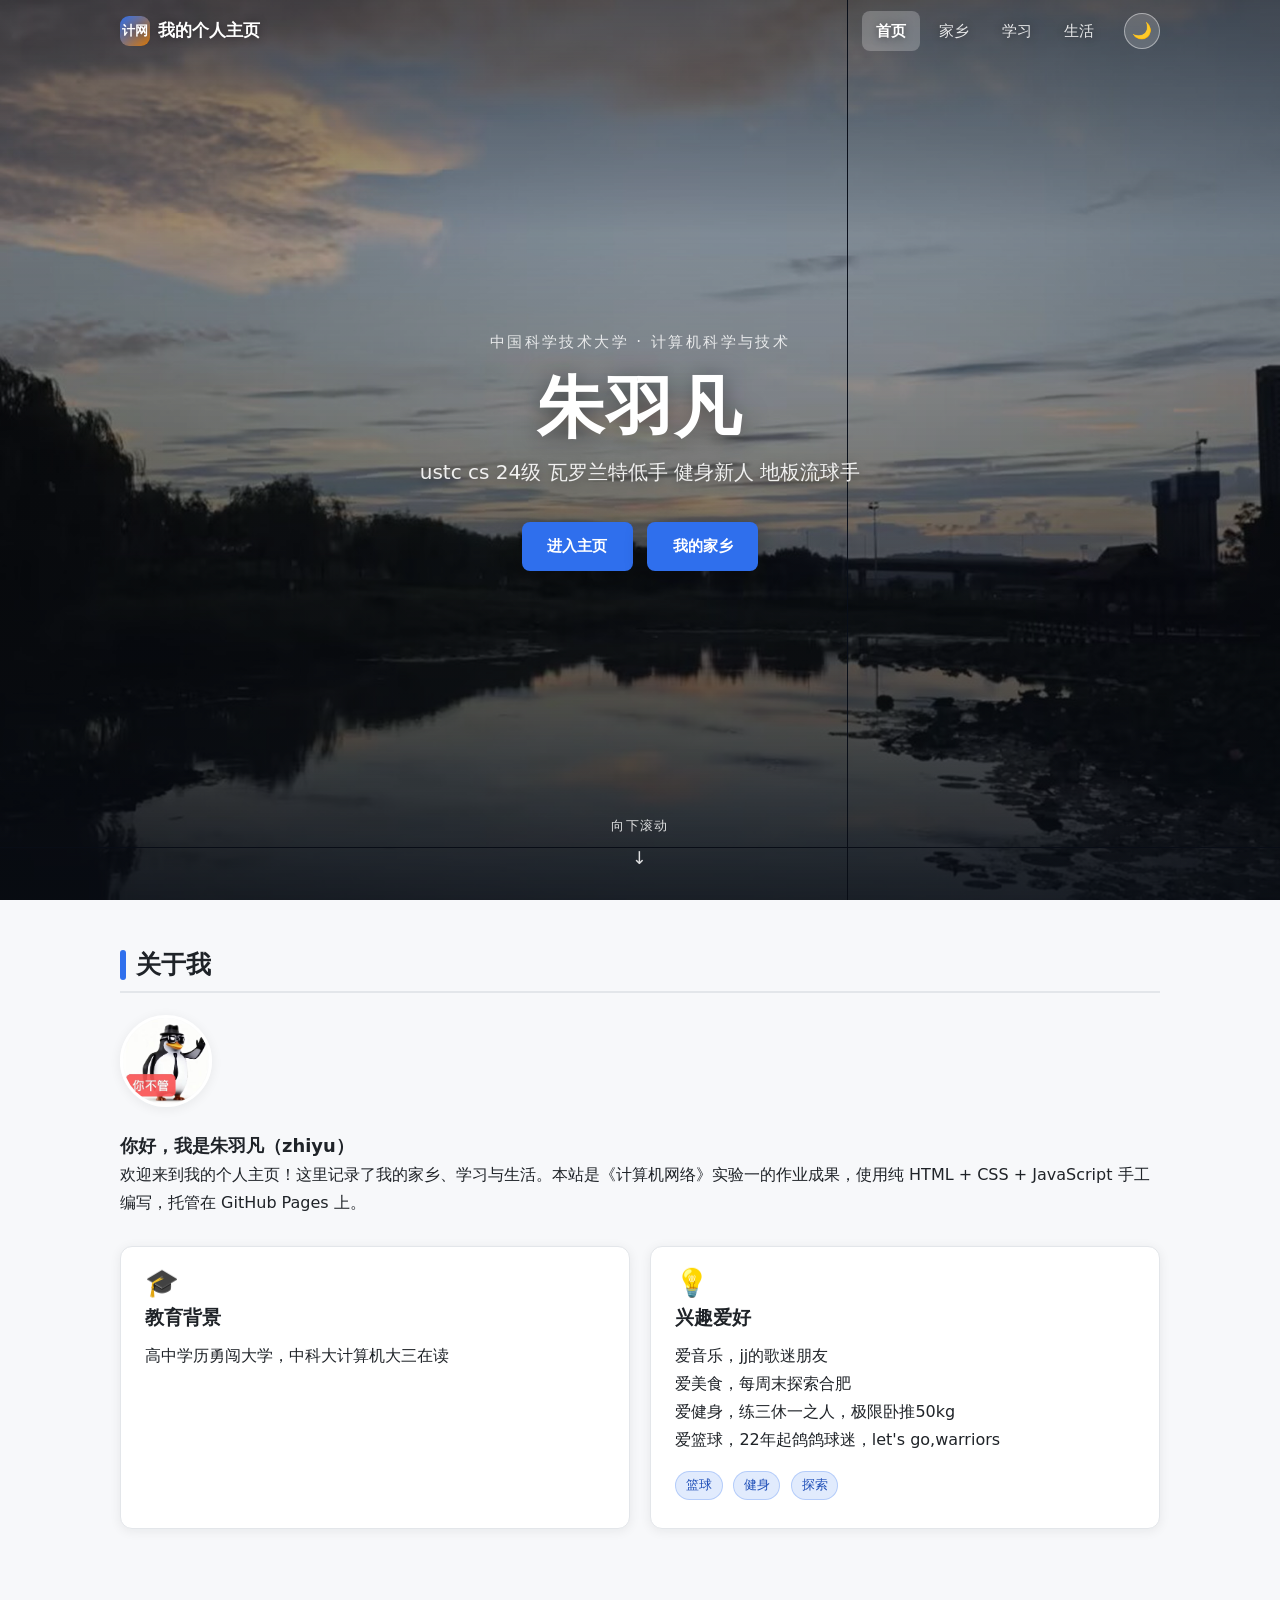
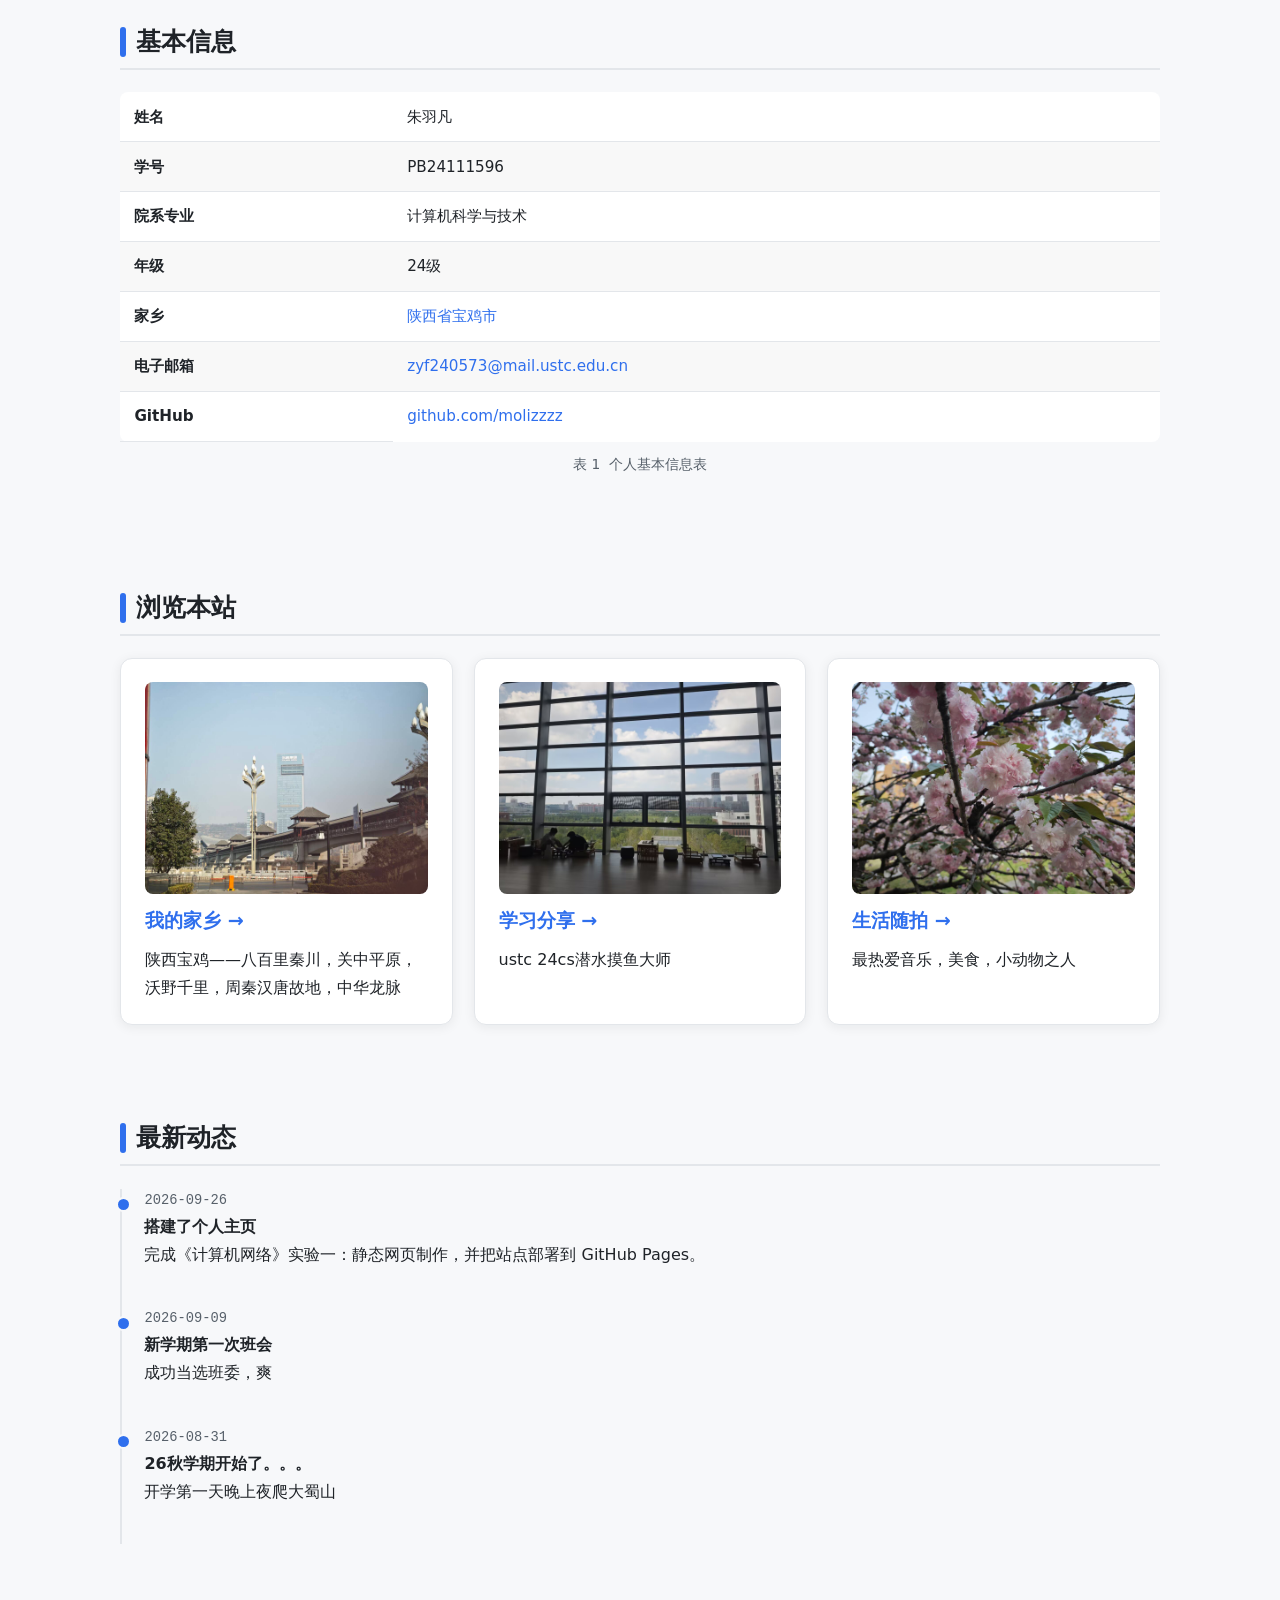
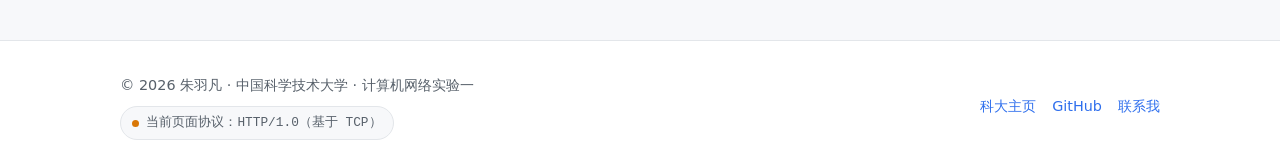
<file: index.html>
<!DOCTYPE html>
<html lang="zh-CN">
<head>
  <meta charset="UTF-8">
  <meta name="viewport" content="width=device-width, initial-scale=1.0">
  <title>首页 · 我的个人主页</title>
  <meta name="description" content="计算机网络实验一 · 静态网页制作 · 个人主页">
  <meta name="author" content="朱羽凡">

  <!-- 提前应用主题，避免页面闪烁（FOUC） -->
  <script>
    (function () {
      var t = localStorage.getItem('lab1-theme') ||
              (window.matchMedia('(prefers-color-scheme: dark)').matches ? 'dark' : 'light');
      document.documentElement.setAttribute('data-theme', t);
    })();
  </script>

  <link rel="stylesheet" href="css/style.css">
  <link rel="icon" href="images/avatar.jpg" type="image/jpeg">
</head>
<body class="has-hero">

  <!-- ===== 页头 / 导航栏（每个页面保持一致，当前页由 js 自动高亮） ===== -->
  <header class="site-header">
    <div class="container header-inner">
      <a class="logo" href="index.html">
        <span class="logo-mark">计网</span>
        <span>我的个人主页</span>
      </a>
      <nav class="site-nav" aria-label="主导航">
        <ul>
          <li><a href="index.html">首页</a></li>
          <li><a href="hometown.html">家乡</a></li>
          <li><a href="study.html">学习</a></li>
          <li><a href="life.html">生活</a></li>
        </ul>
      </nav>
      <button class="theme-toggle" type="button" aria-label="切换深色模式">🌙</button>
    </div>
  </header>

  <main>

    <!-- ===== 全屏封面：整屏照片 + 居中文字，鼠标下滑才进入正文 ===== -->
    <section class="hero-full">
      <!-- 全屏封面照片：由 images/bigbackground.jpg 裁切而成（已裁掉右下角误入的手指） -->
      <img class="hero-full-img" src="images/hero.jpg" alt="黄昏时分的湖面与晚霞" width="1920" height="1080">
      <div class="hero-full-overlay" aria-hidden="true"></div>

      <div class="hero-full-content">
        <p class="hero-eyebrow">中国科学技术大学 · 计算机科学与技术</p>
        <h1 class="hero-full-title">朱羽凡</h1>
        <p class="hero-full-sub">ustc cs 24级 瓦罗兰特低手 健身新人 地板流球手</p>
        <p class="hero-full-actions">
          <a class="btn" href="#about">进入主页</a>
          <a class="btn btn-ghost" href="hometown.html">我的家乡</a>
        </p>
      </div>

      <!-- 向下滚动提示，点击可跳到正文 -->
      <a class="scroll-hint" href="#about">
        <span>向下滚动</span>
        <span class="scroll-hint-arrow" aria-hidden="true">↓</span>
      </a>
    </section>

    <!-- ===== 关于我：三张卡片 ===== -->
    <section class="section" id="about">
      <div class="container">
        <h2 class="section-title">关于我</h2>

        <div class="about-intro">
          <img src="images/avatar.jpg" alt="我的头像" width="92" height="92">
          <div>
            <p class="about-greeting">你好，我是朱羽凡（zhiyu）</p>
            <p>欢迎来到我的个人主页！这里记录了我的家乡、学习与生活。本站是《计算机网络》实验一的作业成果，使用纯 HTML + CSS + JavaScript 手工编写，托管在 GitHub Pages 上。</p>
          </div>
        </div>

        <div class="grid">

          <article class="card">
            <div class="card-icon">🎓</div>
            <h3>教育背景</h3>
            <p>高中学历勇闯大学，中科大计算机大三在读</p>
          </article>

          <article class="card">
            <div class="card-icon">💡</div>
            <h3>兴趣爱好</h3>
            <p>爱音乐，jj的歌迷朋友<br>爱美食，每周末探索合肥<br>爱健身，练三休一之人，极限卧推50kg<br>爱篮球，22年起鸽鸽球迷，let's go,warriors</p>
            <p>
              <span class="tag">篮球</span>
              <span class="tag">健身</span>
              <span class="tag">探索</span>
            </p>
          </article>

        </div>
      </div>
    </section>

    <!-- ===== 基本信息表格（实验要求：使用表格元素） ===== -->
    <section class="section">
      <div class="container">
        <h2 class="section-title">基本信息</h2>
        <div class="table-wrap">
          <table>
            <caption>表 1&nbsp;&nbsp;个人基本信息表</caption>
            <tbody>
              <tr><th scope="row">姓名</th>          <td>朱羽凡</td></tr>
              <tr><th scope="row">学号</th>          <td>PB24111596</td></tr>
              <tr><th scope="row">院系专业</th>      <td>计算机科学与技术</td></tr>
              <tr><th scope="row">年级</th>          <td>24级</td></tr>
              <tr><th scope="row">家乡</th>          <td><a href="hometown.html">陕西省宝鸡市</a></td></tr>
              <tr><th scope="row">电子邮箱</th>      <td><a href="mailto:zyf240573@mail.ustc.edu.cn">zyf240573@mail.ustc.edu.cn</a></td></tr>
              <tr><th scope="row">GitHub</th>        <td><a href="https://github.com/molizzzz" target="_blank" rel="noopener">github.com/molizzzz</a></td></tr>
            </tbody>
          </table>
        </div>
      </div>
    </section>

    <!-- ===== 站点导航：三个子页面超链接（实验要求：三个超链接 + 图片） ===== -->
    <section class="section">
      <div class="container">
        <h2 class="section-title">浏览本站</h2>
        <div class="grid">

          <article class="card">
            <img src="images/hometown-1.jpg" alt="家乡风光" width="800" height="600" style="border-radius:8px;margin-bottom:.9rem">
            <h3><a href="hometown.html">我的家乡 →</a></h3>
            <p>陕西宝鸡——八百里秦川，关中平原，沃野千里，周秦汉唐故地，中华龙脉</p>
          </article>

          <article class="card">
            <img src="images/study-1.jpg" alt="学习分享" width="800" height="600" style="border-radius:8px;margin-bottom:.9rem">
            <h3><a href="study.html">学习分享 →</a></h3>
            <p>ustc 24cs潜水摸鱼大师</p>
          </article>

          <article class="card">
            <img src="images/life-1.jpg" alt="生活随拍" width="800" height="600" style="border-radius:8px;margin-bottom:.9rem">
            <h3><a href="life.html">生活随拍 →</a></h3>
            <p>最热爱音乐，美食，小动物之人</p>
          </article>

        </div>
      </div>
    </section>

    <!-- ===== 最新动态时间线 ===== -->
    <section class="section">
      <div class="container">
        <h2 class="section-title">最新动态</h2>
        <ul class="timeline">
          <li>
            <time datetime="2026-09-26">2026-09-26</time>
            <strong>搭建了个人主页</strong>
            <p>完成《计算机网络》实验一：静态网页制作，并把站点部署到 GitHub Pages。</p>
          </li>
          <li>
            <time datetime="2026-09-09">2026-09-09</time>
            <strong>新学期第一次班会</strong>
            <p>成功当选班委，爽</p>
          </li>
          <li>
            <time datetime="2026-08-31">2026-08-31</time>
            <strong>26秋学期开始了。。。</strong>
            <p>开学第一天晚上夜爬大蜀山</p>
          </li>
        </ul>
      </div>
    </section>

  </main>

  <!-- ===== 页脚（每个页面保持一致） ===== -->
  <footer class="site-footer">
    <div class="container footer-inner">
      <div>
        <p style="margin:0 0 .5rem">© <span class="js-year">2026</span> 朱羽凡 · 中国科学技术大学 · 计算机网络实验一</p>
        <!-- 由 js/main.js 自动填入真实协议版本 -->
        <span class="http-badge">正在检测协议版本…</span>
      </div>
      <ul class="footer-links">
        <li><a href="https://www.ustc.edu.cn/" target="_blank" rel="noopener">科大主页</a></li>
        <li><a href="https://github.com/molizzzz" target="_blank" rel="noopener">GitHub</a></li>
        <li><a href="mailto:zyf240573@mail.ustc.edu.cn">联系我</a></li>
      </ul>
    </div>
  </footer>

  <button class="to-top" type="button" aria-label="返回顶部">↑</button>

  <script src="js/main.js"></script>
</body>
</html>
</file>
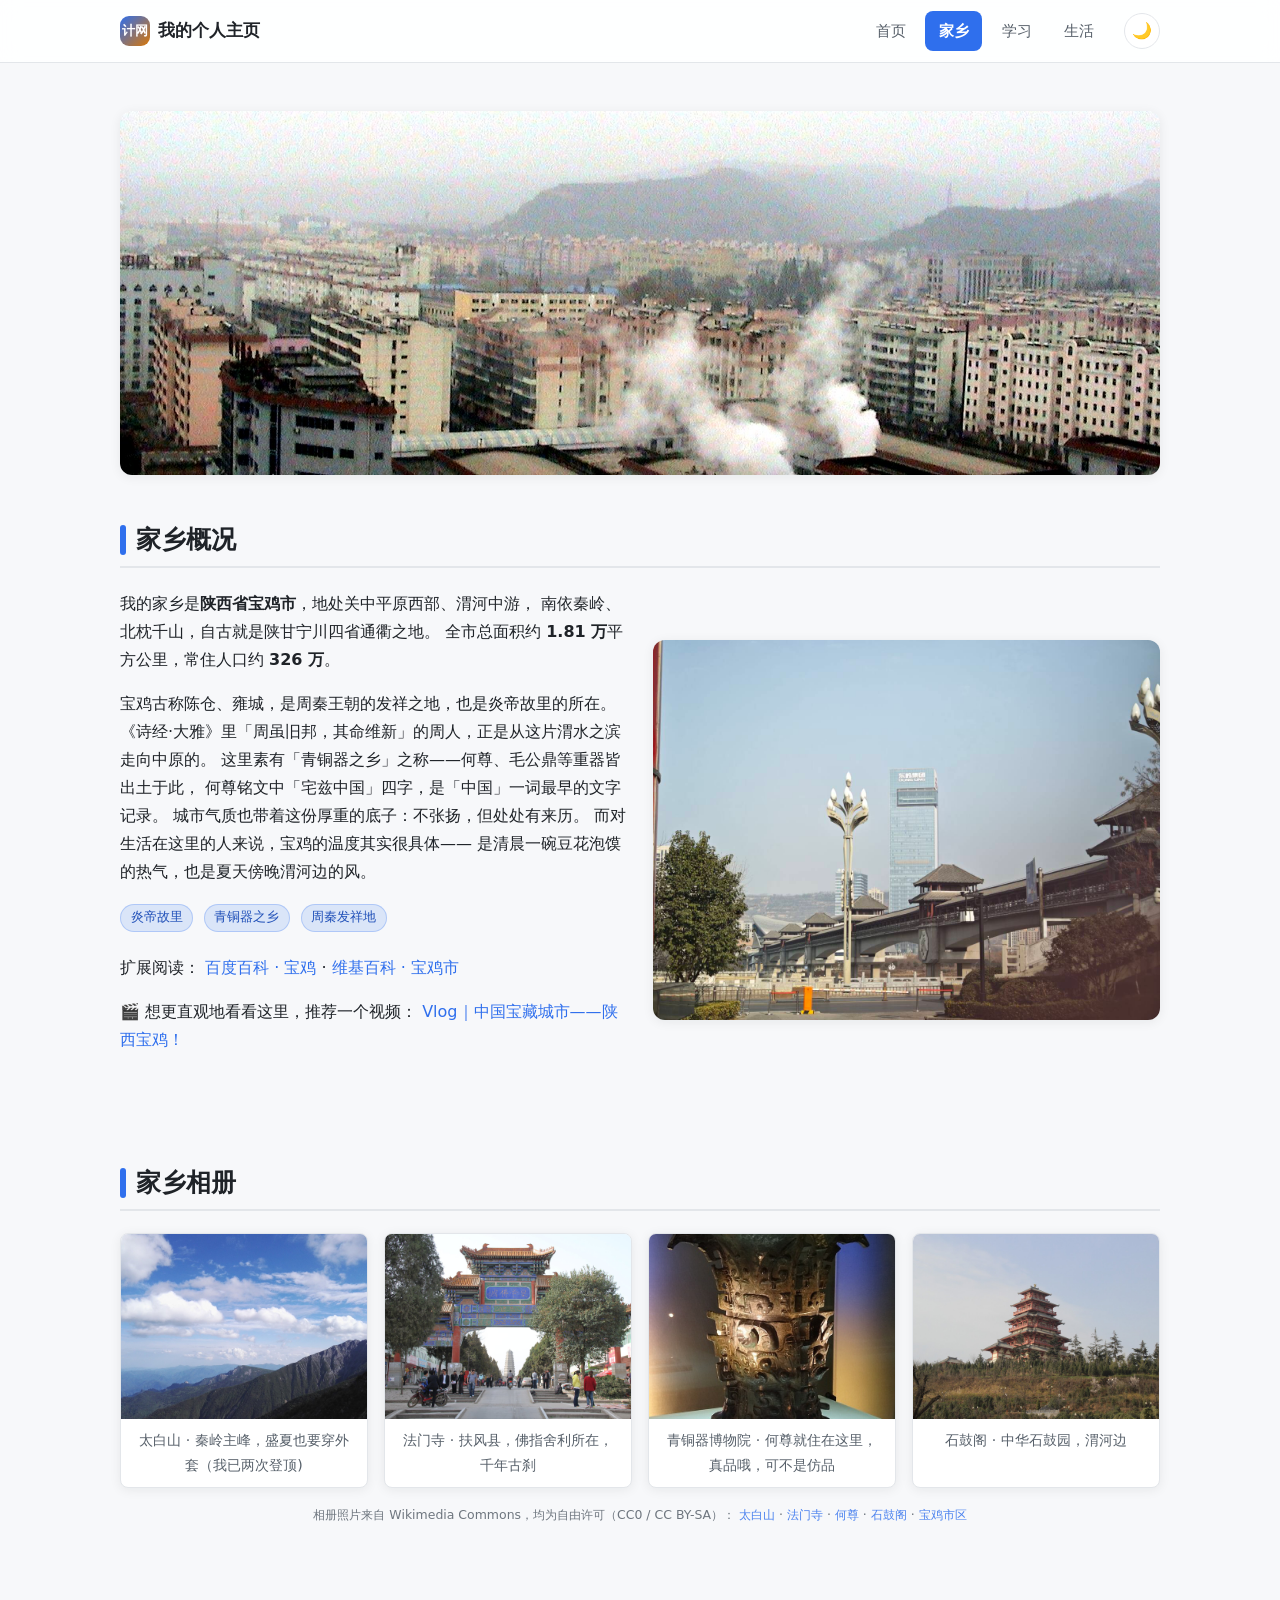
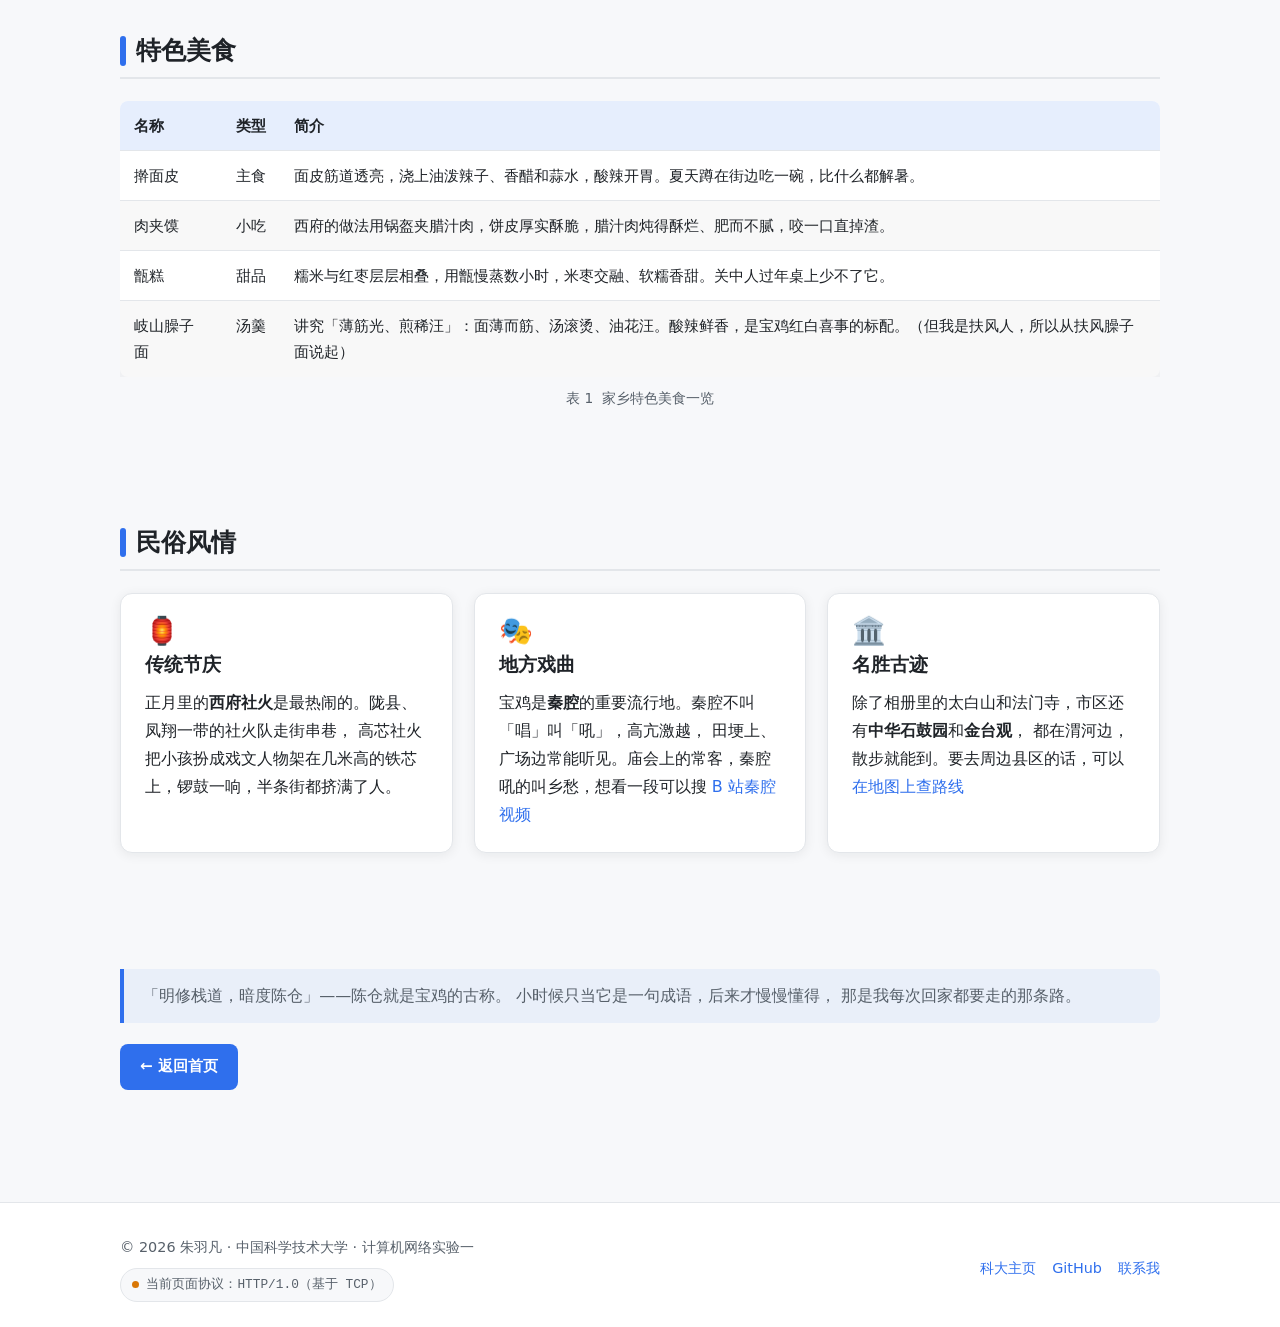
<file: hometown.html>
<!DOCTYPE html>
<html lang="zh-CN">
<head>
  <meta charset="UTF-8">
  <meta name="viewport" content="width=device-width, initial-scale=1.0">
  <title>家乡 · 我的个人主页</title>
  <meta name="description" content="我的家乡介绍：地理位置、风土人情、特色美食与相册">
  <meta name="author" content="朱羽凡">

  <script>
    (function () {
      var t = localStorage.getItem('lab1-theme') ||
              (window.matchMedia('(prefers-color-scheme: dark)').matches ? 'dark' : 'light');
      document.documentElement.setAttribute('data-theme', t);
    })();
  </script>

  <link rel="stylesheet" href="css/style.css">
  <link rel="icon" href="images/avatar.jpg" type="image/jpeg">
</head>
<body>

  <header class="site-header">
    <div class="container header-inner">
      <a class="logo" href="index.html">
        <span class="logo-mark">计网</span>
        <span>我的个人主页</span>
      </a>
      <nav class="site-nav" aria-label="主导航">
        <ul>
          <li><a href="index.html">首页</a></li>
          <li><a href="hometown.html">家乡</a></li>
          <li><a href="study.html">学习</a></li>
          <li><a href="life.html">生活</a></li>
        </ul>
      </nav>
      <button class="theme-toggle" type="button" aria-label="切换深色模式">🌙</button>
    </div>
  </header>

  <main>

    <!-- ===== 页面横幅 ===== -->
    <section class="section" style="padding-bottom:0">
      <div class="container">
        <img src="images/hometown-banner.jpg" width="1800" height="630"
             alt="宝鸡市区全景：渭河两岸的城区，背后是连绵的秦岭"
             style="width:100%;height:auto;border-radius:12px;box-shadow:var(--c-shadow)">
      </div>
    </section>

    <!-- ===== 家乡概况 ===== -->
    <section class="section">
      <div class="container">
        <h2 class="section-title">家乡概况</h2>
        <div class="media-row">
          <div>
            <p>
              我的家乡是<strong>陕西省宝鸡市</strong>，地处关中平原西部、渭河中游，
              南依秦岭、北枕千山，自古就是陕甘宁川四省通衢之地。
              全市总面积约 <strong>1.81 万</strong>平方公里，常住人口约 <strong>326 万</strong>。
            </p>
            <p>
              宝鸡古称陈仓、雍城，是周秦王朝的发祥之地，也是炎帝故里的所在。
              《诗经·大雅》里「周虽旧邦，其命维新」的周人，正是从这片渭水之滨走向中原的。
              这里素有「青铜器之乡」之称——何尊、毛公鼎等重器皆出土于此，
              何尊铭文中「宅兹中国」四字，是「中国」一词最早的文字记录。
              城市气质也带着这份厚重的底子：不张扬，但处处有来历。
              而对生活在这里的人来说，宝鸡的温度其实很具体——
              是清晨一碗豆花泡馍的热气，也是夏天傍晚渭河边的风。
            </p>
            <p>
              <span class="tag">炎帝故里</span>
              <span class="tag">青铜器之乡</span>
              <span class="tag">周秦发祥地</span>
            </p>
            <p>
              <!-- 外部超链接 1、2：方便验收“三个超链接”要求 -->
              扩展阅读：
              <a href="https://baike.baidu.com/item/宝鸡" target="_blank" rel="noopener">百度百科 · 宝鸡</a>
              ·
              <a href="https://zh.wikipedia.org/wiki/宝鸡市" target="_blank" rel="noopener">维基百科 · 宝鸡市</a>
            </p>
            <p>
              🎬 想更直观地看看这里，推荐一个视频：
              <a href="https://www.bilibili.com/video/BV1aaoQBrEui/" target="_blank" rel="noopener">Vlog｜中国宝藏城市——陕西宝鸡！</a>
            </p>
          </div>
          <img src="images/hometown-1.jpg" alt="家乡的城市地标：传统亭台与现代高楼同框" width="800" height="600">
        </div>
      </div>
    </section>

    <!-- ===== 相册（图片元素，实验必做项） ===== -->
    <section class="section">
      <div class="container">
        <h2 class="section-title">家乡相册</h2>
        <div class="gallery">
          <figure>
            <img src="images/hometown-2.jpg" alt="太白山：秦岭主峰，海拔 3771.2 米" width="1280" height="960">
            <figcaption>太白山 · 秦岭主峰，盛夏也要穿外套（我已两次登顶)</figcaption>
          </figure>
          <figure>
            <img src="images/hometown-3.jpg" alt="法门寺：位于扶风县，供奉佛指舍利" width="1280" height="960">
            <figcaption>法门寺 · 扶风县，佛指舍利所在，千年古刹</figcaption>
          </figure>
          <figure>
            <img src="images/hometown-4.jpg" alt="何尊：宝鸡青铜器博物院藏，铭文中有最早的“中国”二字" width="600" height="450">
            <figcaption>青铜器博物院 · 何尊就住在这里，真品哦，可不是仿品</figcaption>
          </figure>
          <figure>
            <img src="images/hometown-5.jpg" alt="石鼓阁：位于中华石鼓园，与青铜器博物院相邻" width="1280" height="960">
            <figcaption>石鼓阁 · 中华石鼓园，渭河边</figcaption>
          </figure>
        </div>
        <!-- 图片来源标注：既是实验要求的外部链接，也是 CC 授权要求的署名 -->
        <p class="img-credit">
          相册照片来自 Wikimedia Commons，均为自由许可（CC0 / CC BY-SA）：
          <a href="https://commons.wikimedia.org/wiki/File:Mountain_Taibai_No.1.jpg" target="_blank" rel="noopener">太白山</a> ·
          <a href="https://commons.wikimedia.org/wiki/File:Famen_Temple_Pagoda_(9911096775).jpg" target="_blank" rel="noopener">法门寺</a> ·
          <a href="https://commons.wikimedia.org/wiki/File:He_Zun.jpg" target="_blank" rel="noopener">何尊</a> ·
          <a href="https://commons.wikimedia.org/wiki/File:Pagoda_Next_to_Baoji_Bronze_Museum.jpg" target="_blank" rel="noopener">石鼓阁</a> ·
          <a href="https://commons.wikimedia.org/wiki/File:Baoji.jpg" target="_blank" rel="noopener">宝鸡市区</a>
        </p>
      </div>
    </section>

    <!-- ===== 特色美食表格 ===== -->
    <section class="section">
      <div class="container">
        <h2 class="section-title">特色美食</h2>
        <div class="table-wrap">
          <table>
            <caption>表 1&nbsp;&nbsp;家乡特色美食一览</caption>
            <thead>
              <tr>
                <th scope="col">名称</th>
                <th scope="col">类型</th>
                <th scope="col">简介</th>
              </tr>
            </thead>
            <tbody>
              <tr><td>擀面皮</td><td>主食</td><td>面皮筋道透亮，浇上油泼辣子、香醋和蒜水，酸辣开胃。夏天蹲在街边吃一碗，比什么都解暑。</td></tr>
              <tr><td>肉夹馍</td><td>小吃</td><td>西府的做法用锅盔夹腊汁肉，饼皮厚实酥脆，腊汁肉炖得酥烂、肥而不腻，咬一口直掉渣。</td></tr>
              <tr><td>甑糕</td><td>甜品</td><td>糯米与红枣层层相叠，用甑慢蒸数小时，米枣交融、软糯香甜。关中人过年桌上少不了它。</td></tr>
              <tr><td>岐山臊子面</td><td>汤羹</td><td>讲究「薄筋光、煎稀汪」：面薄而筋、汤滚烫、油花汪。酸辣鲜香，是宝鸡红白喜事的标配。（但我是扶风人，所以从扶风臊子面说起）</td></tr>
            </tbody>
          </table>
        </div>
      </div>
    </section>

    <!-- ===== 民俗风情 ===== -->
    <section class="section">
      <div class="container">
        <h2 class="section-title">民俗风情</h2>
        <div class="grid">
          <article class="card">
            <div class="card-icon">🏮</div>
            <h3>传统节庆</h3>
            <p>正月里的<b>西府社火</b>是最热闹的。陇县、凤翔一带的社火队走街串巷，
              高芯社火把小孩扮成戏文人物架在几米高的铁芯上，锣鼓一响，半条街都挤满了人。</p>
          </article>
          <article class="card">
            <div class="card-icon">🎭</div>
            <h3>地方戏曲</h3>
            <p>宝鸡是<b>秦腔</b>的重要流行地。秦腔不叫「唱」叫「吼」，高亢激越，
              田埂上、广场边常能听见。庙会上的常客，秦腔吼的叫乡愁，想看一段可以搜
              <a href="https://search.bilibili.com/all?keyword=秦腔" target="_blank" rel="noopener">B 站秦腔视频</a>
            </p>
          </article>
          <article class="card">
            <div class="card-icon">🏛️</div>
            <h3>名胜古迹</h3>
            <p>除了相册里的太白山和法门寺，市区还有<b>中华石鼓园</b>和<b>金台观</b>，
              都在渭河边，散步就能到。要去周边县区的话，可以
              <a href="https://map.baidu.com/search/宝鸡" target="_blank" rel="noopener">在地图上查路线</a>
            </p>
          </article>
        </div>
      </div>
    </section>

    <section class="section">
      <div class="container">
        <blockquote>
          <p>「明修栈道，暗度陈仓」——陈仓就是宝鸡的古称。
            小时候只当它是一句成语，后来才慢慢懂得，
            那是我每次回家都要走的那条路。</p>
        </blockquote>
        <p><a class="btn" href="index.html">← 返回首页</a></p>
      </div>
    </section>

  </main>

  <footer class="site-footer">
    <div class="container footer-inner">
      <div>
        <p style="margin:0 0 .5rem">© <span class="js-year">2026</span> 朱羽凡 · 中国科学技术大学 · 计算机网络实验一</p>
        <span class="http-badge">正在检测协议版本…</span>
      </div>
      <ul class="footer-links">
        <li><a href="https://www.ustc.edu.cn/" target="_blank" rel="noopener">科大主页</a></li>
        <li><a href="https://github.com/molizzzz" target="_blank" rel="noopener">GitHub</a></li>
        <li><a href="mailto:zyf240573@mail.ustc.edu.cn">联系我</a></li>
      </ul>
    </div>
  </footer>

  <button class="to-top" type="button" aria-label="返回顶部">↑</button>

  <script src="js/main.js"></script>
</body>
</html>
</file>
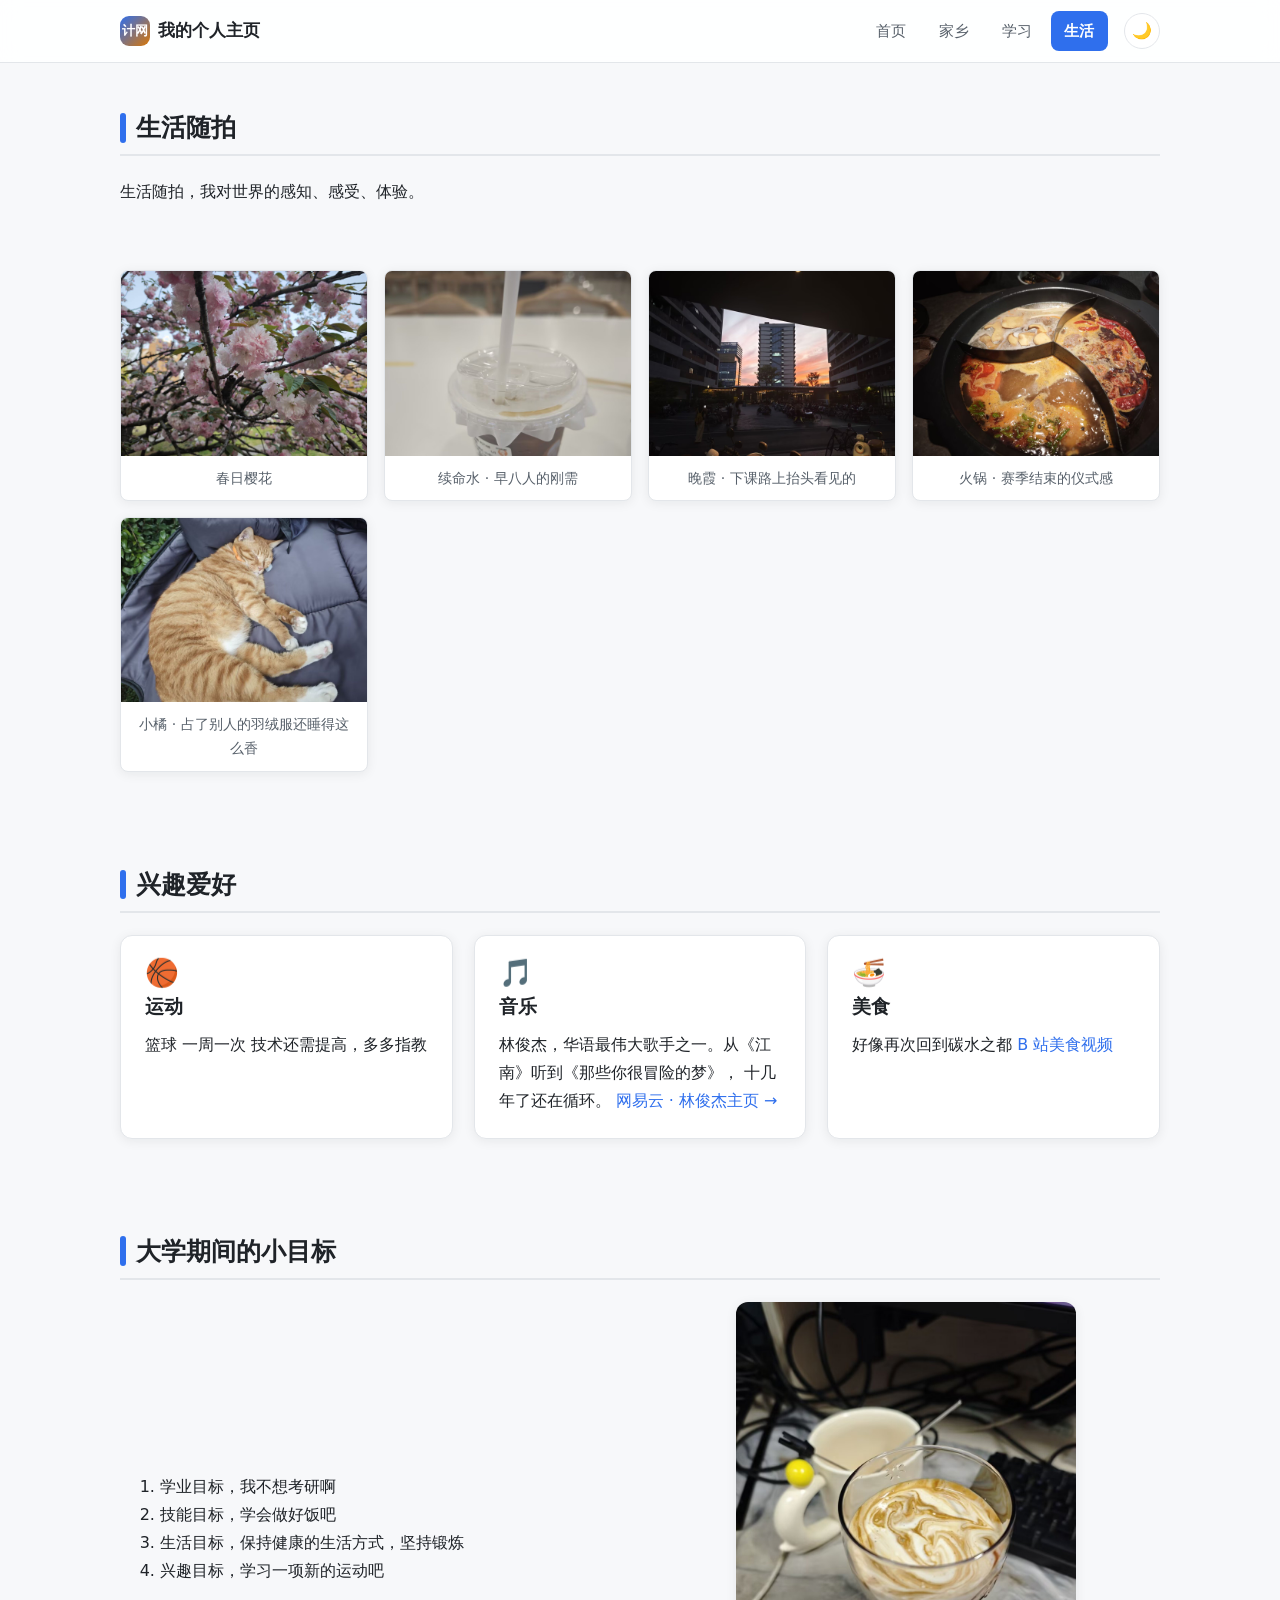
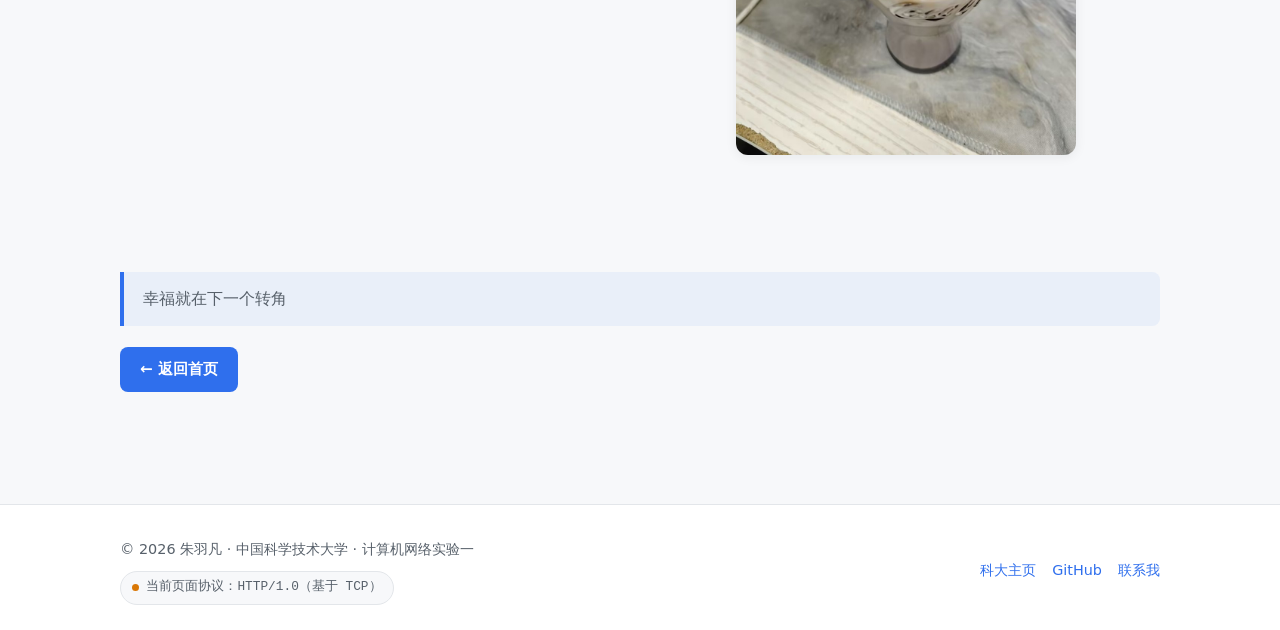
<file: life.html>
<!DOCTYPE html>
<html lang="zh-CN">
<head>
  <meta charset="UTF-8">
  <meta name="viewport" content="width=device-width, initial-scale=1.0">
  <title>生活随拍 · 我的个人主页</title>
  <meta name="description" content="日常记录、兴趣分享与照片墙">
  <meta name="author" content="朱羽凡">

  <script>
    (function () {
      var t = localStorage.getItem('lab1-theme') ||
              (window.matchMedia('(prefers-color-scheme: dark)').matches ? 'dark' : 'light');
      document.documentElement.setAttribute('data-theme', t);
    })();
  </script>

  <link rel="stylesheet" href="css/style.css">
  <link rel="icon" href="images/avatar.jpg" type="image/jpeg">
</head>
<body>

  <header class="site-header">
    <div class="container header-inner">
      <a class="logo" href="index.html">
        <span class="logo-mark">计网</span>
        <span>我的个人主页</span>
      </a>
      <nav class="site-nav" aria-label="主导航">
        <ul>
          <li><a href="index.html">首页</a></li>
          <li><a href="hometown.html">家乡</a></li>
          <li><a href="study.html">学习</a></li>
          <li><a href="life.html">生活</a></li>
        </ul>
      </nav>
      <button class="theme-toggle" type="button" aria-label="切换深色模式">🌙</button>
    </div>
  </header>

  <main>

    <section class="section">
      <div class="container">
        <h2 class="section-title">生活随拍</h2>
        <p>
          生活随拍，我对世界的感知、感受、体验。
        </p>
      </div>
    </section>

    <!-- ===== 照片墙（图片元素） ===== -->
    <section class="section" style="padding-top:0">
      <div class="container">
        <div class="gallery">
          <figure>
            <img src="images/life-1.jpg" alt="春日樱花" width="800" height="600">
            <figcaption>春日樱花</figcaption>
          </figure>
          <figure>
            <img src="images/life-2.jpg" alt="一杯咖啡" width="1280" height="960">
            <figcaption>续命水 · 早八人的刚需</figcaption>
          </figure>
          <figure>
            <img src="images/life-3.jpg" alt="教学楼上空的晚霞" width="1280" height="960">
            <figcaption>晚霞 · 下课路上抬头看见的</figcaption>
          </figure>
          <figure>
            <img src="images/life-4.jpg" alt="三格火锅" width="1280" height="960">
            <figcaption>火锅 · 赛季结束的仪式感</figcaption>
          </figure>
          <figure>
            <img src="images/life-5.jpg" alt="橘猫睡在羽绒服上" width="1280" height="960">
            <figcaption>小橘 · 占了别人的羽绒服还睡得这么香</figcaption>
          </figure>
        </div>
      </div>
    </section>

    <!-- ===== 兴趣爱好 ===== -->
    <section class="section">
      <div class="container">
        <h2 class="section-title">兴趣爱好</h2>
        <div class="grid">
          <article class="card">
            <div class="card-icon">🏀</div>
            <h3>运动</h3>
            <p>篮球 一周一次 技术还需提高，多多指教</p>
          </article>
          <article class="card">
            <div class="card-icon">🎵</div>
            <h3>音乐</h3>
            <p>林俊杰，华语最伟大歌手之一。从《江南》听到《那些你很冒险的梦》，
              十几年了还在循环。
              <a href="https://music.163.com/#/artist?id=3684" target="_blank" rel="noopener">网易云 · 林俊杰主页 →</a>
            </p>
          </article>
          <article class="card">
            <div class="card-icon">🍜</div>
            <h3>美食</h3>
            <p>好像再次回到碳水之都 
              <a href="https://www.bilibili.com/" target="_blank" rel="noopener">B 站美食视频</a>
            </p>
          </article>
        </div>
      </div>
    </section>

    <!-- ===== 大学期间的小目标（列表元素） ===== -->
    <section class="section">
      <div class="container">
        <h2 class="section-title">大学期间的小目标</h2>
        <div class="media-row">
          <div>
            <ol>
              <li>学业目标，我不想考研啊</li>
              <li>技能目标，学会做好饭吧</li>
              <li>生活目标，保持健康的生活方式，坚持锻炼</li>
              <li>兴趣目标，学习一项新的运动吧</li>
            </ol>
          </div>
          <img class="img-tall" src="images/life-goal.jpg" width="900" height="1200"
               alt="宿舍书桌一角：一杯冰咖啡的奶泡拉花，旁边是键盘和白色的鸭子马克杯">
        </div>
      </div>
    </section>

    <section class="section">
      <div class="container">
        <blockquote>
          <p>幸福就在下一个转角</p>
        </blockquote>
        <p><a class="btn" href="index.html">← 返回首页</a></p>
      </div>
    </section>

  </main>

  <footer class="site-footer">
    <div class="container footer-inner">
      <div>
        <p style="margin:0 0 .5rem">© <span class="js-year">2026</span> 朱羽凡 · 中国科学技术大学 · 计算机网络实验一</p>
        <span class="http-badge">正在检测协议版本…</span>
      </div>
      <ul class="footer-links">
        <li><a href="https://www.ustc.edu.cn/" target="_blank" rel="noopener">科大主页</a></li>
        <li><a href="https://github.com/molizzzz" target="_blank" rel="noopener">GitHub</a></li>
        <li><a href="mailto:zyf240573@mail.ustc.edu.cn">联系我</a></li>
      </ul>
    </div>
  </footer>

  <button class="to-top" type="button" aria-label="返回顶部">↑</button>

  <script src="js/main.js"></script>
</body>
</html>
</file>
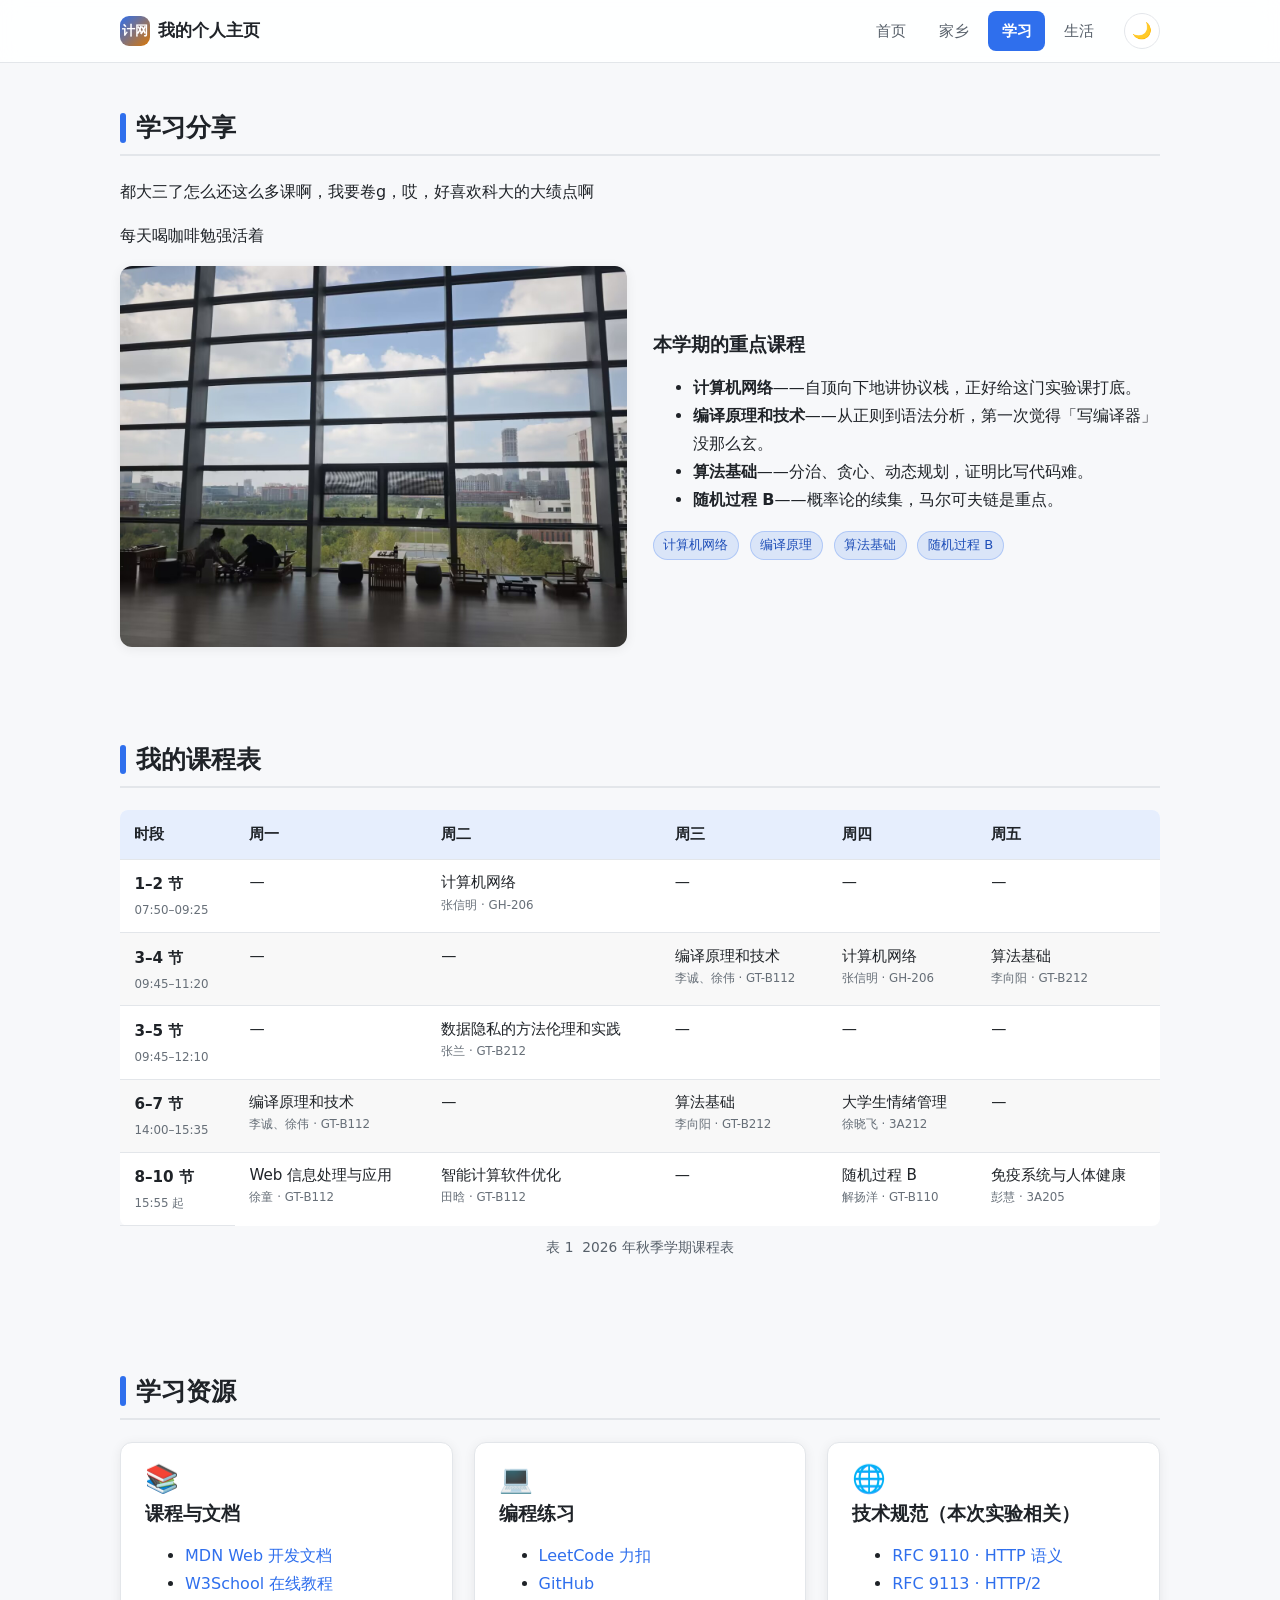
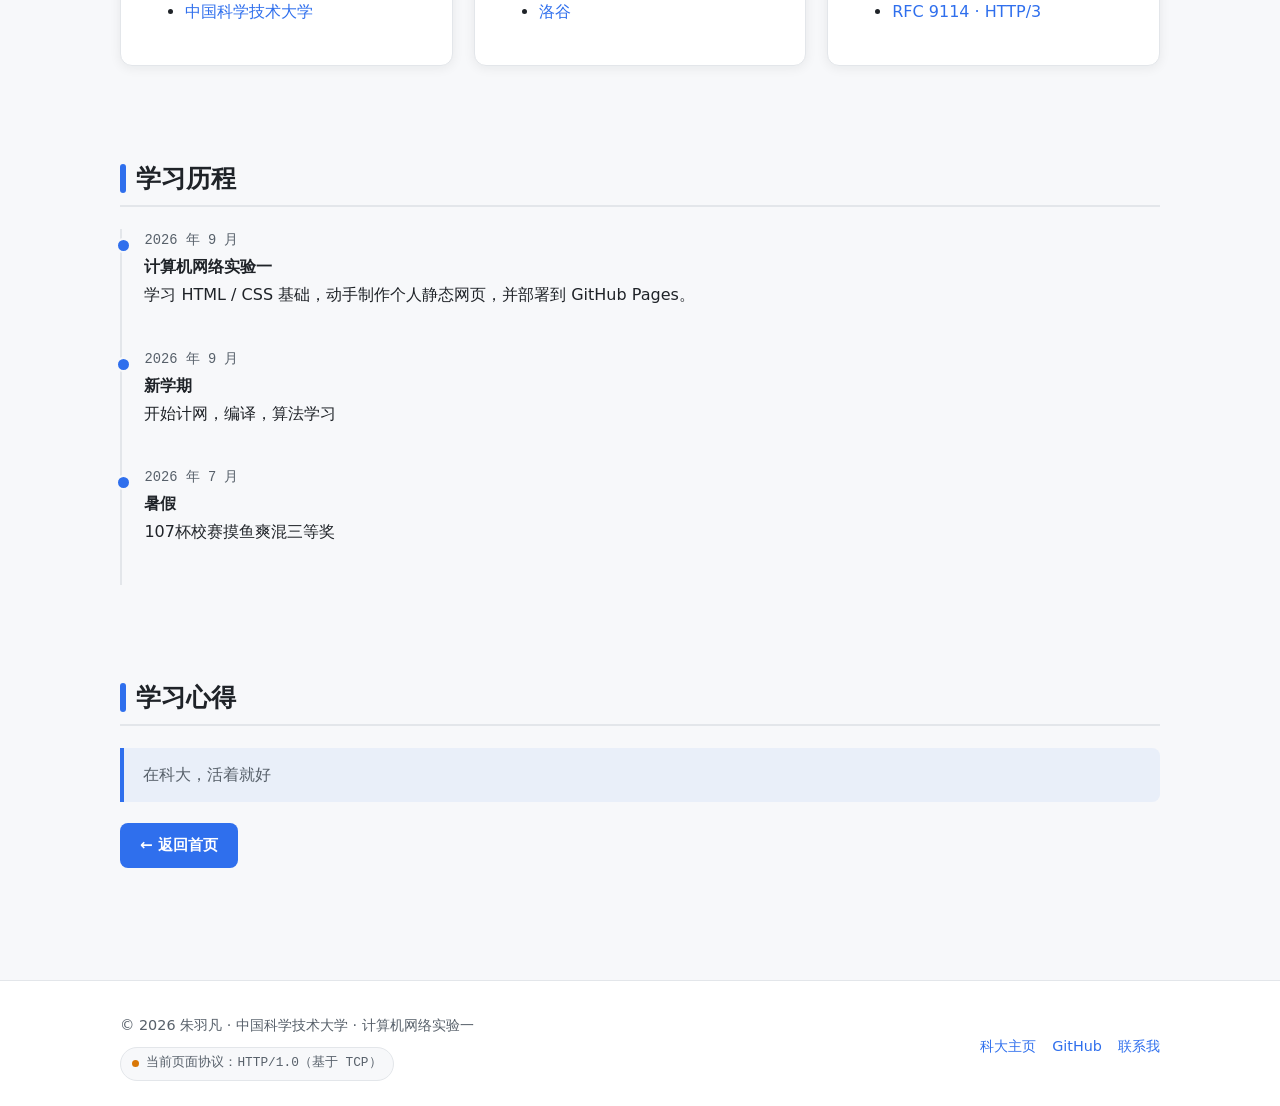
<file: study.html>
<!DOCTYPE html>
<html lang="zh-CN">
<head>
  <meta charset="UTF-8">
  <meta name="viewport" content="width=device-width, initial-scale=1.0">
  <title>学习分享 · 我的个人主页</title>
  <meta name="description" content="课程学习笔记、资源整理与专业方向分享">
  <meta name="author" content="朱羽凡">

  <script>
    (function () {
      var t = localStorage.getItem('lab1-theme') ||
              (window.matchMedia('(prefers-color-scheme: dark)').matches ? 'dark' : 'light');
      document.documentElement.setAttribute('data-theme', t);
    })();
  </script>

  <link rel="stylesheet" href="css/style.css">
  <link rel="icon" href="images/avatar.jpg" type="image/jpeg">
</head>
<body>

  <header class="site-header">
    <div class="container header-inner">
      <a class="logo" href="index.html">
        <span class="logo-mark">计网</span>
        <span>我的个人主页</span>
      </a>
      <nav class="site-nav" aria-label="主导航">
        <ul>
          <li><a href="index.html">首页</a></li>
          <li><a href="hometown.html">家乡</a></li>
          <li><a href="study.html">学习</a></li>
          <li><a href="life.html">生活</a></li>
        </ul>
      </nav>
      <button class="theme-toggle" type="button" aria-label="切换深色模式">🌙</button>
    </div>
  </header>

  <main>

    <section class="section">
      <div class="container">
        <h2 class="section-title">学习分享</h2>
        <p>
          都大三了怎么还这么多课啊，我要卷g，哎，好喜欢科大的大绩点啊
        </p>
        <p>
          每天喝咖啡勉强活着
        </p>
        <div class="media-row">
          <img src="images/study-1.jpg" alt="自习室落地窗外的城市天际线" width="800" height="600">
          <div>
            <h3>本学期的重点课程</h3>
            <ul>
              <li><strong>计算机网络</strong>——自顶向下地讲协议栈，正好给这门实验课打底。</li>
              <li><strong>编译原理和技术</strong>——从正则到语法分析，第一次觉得「写编译器」没那么玄。</li>
              <li><strong>算法基础</strong>——分治、贪心、动态规划，证明比写代码难。</li>
              <li><strong>随机过程 B</strong>——概率论的续集，马尔可夫链是重点。</li>
            </ul>
            <p>
              <span class="tag">计算机网络</span>
              <span class="tag">编译原理</span>
              <span class="tag">算法基础</span>
              <span class="tag">随机过程 B</span>
            </p>
          </div>
        </div>
      </div>
    </section>

    <!-- ===== 课程表（表格元素） ===== -->
    <section class="section">
      <div class="container">
        <h2 class="section-title">我的课程表</h2>
        <div class="table-wrap">
          <table class="study-table">
            <caption>表 1&nbsp;&nbsp;2026 年秋季学期课程表</caption>
            <thead>
              <tr>
                <th scope="col">时段</th>
                <th scope="col">周一</th>
                <th scope="col">周二</th>
                <th scope="col">周三</th>
                <th scope="col">周四</th>
                <th scope="col">周五</th>
              </tr>
            </thead>
            <tbody>
              <tr>
                <th scope="row">1–2 节<br><small>07:50–09:25</small></th>
                <td>—</td>
                <td>计算机网络<br><small>张信明 · GH-206</small></td>
                <td>—</td>
                <td>—</td>
                <td>—</td>
              </tr>
              <tr>
                <th scope="row">3–4 节<br><small>09:45–11:20</small></th>
                <td>—</td>
                <td>—</td>
                <td>编译原理和技术<br><small>李诚、徐伟 · GT-B112</small></td>
                <td>计算机网络<br><small>张信明 · GH-206</small></td>
                <td>算法基础<br><small>李向阳 · GT-B212</small></td>
              </tr>
              <tr>
                <th scope="row">3–5 节<br><small>09:45–12:10</small></th>
                <td>—</td>
                <td>数据隐私的方法伦理和实践<br><small>张兰 · GT-B212</small></td>
                <td>—</td>
                <td>—</td>
                <td>—</td>
              </tr>
              <tr>
                <th scope="row">6–7 节<br><small>14:00–15:35</small></th>
                <td>编译原理和技术<br><small>李诚、徐伟 · GT-B112</small></td>
                <td>—</td>
                <td>算法基础<br><small>李向阳 · GT-B212</small></td>
                <td>大学生情绪管理<br><small>徐晓飞 · 3A212</small></td>
                <td>—</td>
              </tr>
              <tr>
                <th scope="row">8–10 节<br><small>15:55 起</small></th>
                <td>Web 信息处理与应用<br><small>徐童 · GT-B112</small></td>
                <td>智能计算软件优化<br><small>田晗 · GT-B112</small></td>
                <td>—</td>
                <td>随机过程 B<br><small>解扬洋 · GT-B110</small></td>
                <td>免疫系统与人体健康<br><small>彭慧 · 3A205</small></td>
              </tr>
            </tbody>
          </table>
        </div>
      </div>
    </section>

    <!-- ===== 学习资源（外部超链接） ===== -->
    <section class="section">
      <div class="container">
        <h2 class="section-title">学习资源</h2>
        <div class="grid">

          <article class="card">
            <div class="card-icon">📚</div>
            <h3>课程与文档</h3>
            <ul>
              <li><a href="https://developer.mozilla.org/zh-CN/" target="_blank" rel="noopener">MDN Web 开发文档</a></li>
              <li><a href="https://www.w3school.com.cn/" target="_blank" rel="noopener">W3School 在线教程</a></li>
              <li><a href="https://www.ustc.edu.cn/" target="_blank" rel="noopener">中国科学技术大学</a></li>
            </ul>
          </article>

          <article class="card">
            <div class="card-icon">💻</div>
            <h3>编程练习</h3>
            <ul>
              <li><a href="https://leetcode.cn/" target="_blank" rel="noopener">LeetCode 力扣</a></li>
              <li><a href="https://github.com/molizzzz" target="_blank" rel="noopener">GitHub</a></li>
              <li><a href="https://www.luogu.com.cn/" target="_blank" rel="noopener">洛谷</a></li>
            </ul>
          </article>

          <article class="card">
            <div class="card-icon">🌐</div>
            <h3>技术规范（本次实验相关）</h3>
            <ul>
              <li><a href="https://www.rfc-editor.org/rfc/rfc9110.html" target="_blank" rel="noopener">RFC 9110 · HTTP 语义</a></li>
              <li><a href="https://www.rfc-editor.org/rfc/rfc9113.html" target="_blank" rel="noopener">RFC 9113 · HTTP/2</a></li>
              <li><a href="https://www.rfc-editor.org/rfc/rfc9114.html" target="_blank" rel="noopener">RFC 9114 · HTTP/3</a></li>
            </ul>
          </article>

        </div>
      </div>
    </section>

    <!-- ===== 学习历程时间线 ===== -->
    <section class="section">
      <div class="container">
        <h2 class="section-title">学习历程</h2>
        <ul class="timeline">
          <li>
            <time datetime="2026-09">2026 年 9 月</time>
            <strong>计算机网络实验一</strong>
            <p>学习 HTML / CSS 基础，动手制作个人静态网页，并部署到 GitHub Pages。</p>
          </li>
          <li>
            <time datetime="2026-09">2026 年 9 月</time>
            <strong>新学期</strong>
            <p>开始计网，编译，算法学习</p>
          </li>
          <li>
            <time datetime="2026-07">2026 年 7 月</time>
            <strong>暑假</strong>
            <p>107杯校赛摸鱼爽混三等奖</p>
          </li>
        </ul>
      </div>
    </section>

    <!-- ===== 学习心得 ===== -->
    <section class="section">
      <div class="container">
        <h2 class="section-title">学习心得</h2>
        <blockquote>
          <p>在科大，活着就好</p>
        </blockquote>
        <p><a class="btn" href="index.html">← 返回首页</a></p>
      </div>
    </section>

  </main>

  <footer class="site-footer">
    <div class="container footer-inner">
      <div>
        <p style="margin:0 0 .5rem">© <span class="js-year">2026</span> 朱羽凡 · 中国科学技术大学 · 计算机网络实验一</p>
        <span class="http-badge">正在检测协议版本…</span>
      </div>
      <ul class="footer-links">
        <li><a href="https://www.ustc.edu.cn/" target="_blank" rel="noopener">科大主页</a></li>
        <li><a href="https://github.com/molizzzz" target="_blank" rel="noopener">GitHub</a></li>
        <li><a href="mailto:zyf240573@mail.ustc.edu.cn">联系我</a></li>
      </ul>
    </div>
  </footer>

  <button class="to-top" type="button" aria-label="返回顶部">↑</button>

  <script src="js/main.js"></script>
</body>
</html>
</file>
<file: css/style.css>
/* ==========================================================================
   计算机网络实验一 · 静态网页制作
   全站统一样式表
   目录：
     1. 主题变量（明/暗）
     2. 基础重置
     3. 通用布局与容器
     4. 页头与导航栏
     5. 首页 Hero 区
     6. 卡片与网格
     7. 表格
     8. 图文与相册
     9. 页脚
    10. 通用组件（按钮、标签、时间线、提示块）
    11. 响应式
   ========================================================================== */

/* ---------- 1. 主题变量 ---------- */
:root {
  --c-bg:        #f7f8fa;
  --c-bg-soft:   #ffffff;
  --c-text:      #1f2328;
  --c-text-soft: #57606a;
  --c-border:    #e3e6ea;
  --c-primary:   #2f6fed;
  --c-primary-d: #1f4fb8;
  --c-accent:    #d97706;
  --c-shadow:    0 2px 12px rgba(20, 25, 35, .07);
  --c-shadow-lg: 0 10px 30px rgba(20, 25, 35, .12);
  --radius:      12px;
  --radius-sm:   8px;
  --maxw:        1080px;
  --font-sans:   "PingFang SC", "Microsoft YaHei", "Hiragino Sans GB",
                 "Source Han Sans SC", "Noto Sans CJK SC", system-ui, sans-serif;
  --font-mono:   "JetBrains Mono", Consolas, "Courier New", monospace;
}

/* 暗色模式：<html data-theme="dark"> */
[data-theme="dark"] {
  --c-bg:        #14171c;
  --c-bg-soft:   #1c2027;
  --c-text:      #e6e9ee;
  --c-text-soft: #9aa4b2;
  --c-border:    #2b3138;
  --c-primary:   #6f9dff;
  --c-primary-d: #8fb4ff;
  --c-accent:    #f0a53c;
  --c-shadow:    0 2px 12px rgba(0, 0, 0, .35);
  --c-shadow-lg: 0 10px 30px rgba(0, 0, 0, .45);
}

/* ---------- 2. 基础重置 ---------- */
* { box-sizing: border-box; }

html { scroll-behavior: smooth; }

body {
  margin: 0;
  font-family: var(--font-sans);
  font-size: 16px;
  line-height: 1.75;
  color: var(--c-text);
  background: var(--c-bg);
  -webkit-font-smoothing: antialiased;
  transition: background .25s, color .25s;
}

img { max-width: 100%; height: auto; display: block; }

a { color: var(--c-primary); text-decoration: none; transition: color .18s; }
a:hover { color: var(--c-primary-d); text-decoration: underline; }

h1, h2, h3, h4 { line-height: 1.35; margin: 0 0 .6em; font-weight: 700; }
h1 { font-size: 2.1rem; }
h2 { font-size: 1.55rem; }
h3 { font-size: 1.2rem; }
p  { margin: 0 0 1em; }

code {
  font-family: var(--font-mono);
  font-size: .9em;
  background: rgba(127, 127, 127, .14);
  padding: .12em .4em;
  border-radius: 4px;
}

hr { border: none; border-top: 1px solid var(--c-border); margin: 2.5rem 0; }

/* ---------- 3. 通用布局与容器 ---------- */
.container {
  width: 100%;
  max-width: var(--maxw);
  margin: 0 auto;
  padding: 0 20px;
}

/* 页头是 fixed / sticky，锚点跳转时给顶部留出空间，避免标题被盖住 */
[id] { scroll-margin-top: 78px; }

.section { padding: 3rem 0; }

.section-title {
  display: flex;
  align-items: center;
  gap: .6rem;
  margin-bottom: 1.4rem;
  padding-bottom: .6rem;
  border-bottom: 2px solid var(--c-border);
}
/* 标题左侧的彩色竖条，由 ::before 生成 */
.section-title::before {
  content: "";
  width: 6px;
  height: 1.2em;
  border-radius: 3px;
  background: var(--c-primary);
}

/* ---------- 4. 页头与导航栏 ---------- */
.site-header {
  position: sticky;
  top: 0;
  z-index: 100;
  background: color-mix(in srgb, var(--c-bg-soft) 88%, transparent);
  backdrop-filter: saturate(180%) blur(10px);
  border-bottom: 1px solid var(--c-border);
  transition: background .3s ease, border-color .3s ease, box-shadow .3s ease;
}

.header-inner {
  display: flex;
  align-items: center;
  gap: 1rem;
  height: 62px;
}

.logo {
  display: flex;
  align-items: center;
  gap: .5rem;
  font-weight: 700;
  font-size: 1.06rem;
  color: var(--c-text);
  white-space: nowrap;
}
.logo:hover { text-decoration: none; color: var(--c-primary); }
.logo-mark {
  width: 30px; height: 30px;
  border-radius: 9px;
  background: linear-gradient(135deg, var(--c-primary), var(--c-accent));
  display: grid; place-items: center;
  color: #fff; font-size: .82rem; font-weight: 700;
}

.site-nav { margin-left: auto; }
.site-nav ul {
  display: flex;
  gap: .35rem;
  list-style: none;
  margin: 0;
  padding: 0;
}
.site-nav a {
  display: block;
  padding: .42rem .85rem;
  border-radius: var(--radius-sm);
  color: var(--c-text-soft);
  font-size: .95rem;
}
.site-nav a:hover {
  background: rgba(127, 127, 127, .12);
  color: var(--c-text);
  text-decoration: none;
}
/* 当前页高亮（由 js/main.js 自动添加） */
.site-nav a.active {
  background: var(--c-primary);
  color: #fff;
  font-weight: 600;
}

.theme-toggle {
  flex: none;
  width: 36px; height: 36px;
  border: 1px solid var(--c-border);
  border-radius: 50%;
  background: var(--c-bg-soft);
  color: var(--c-text);
  cursor: pointer;
  font-size: 1rem;
  line-height: 1;
  transition: transform .18s, border-color .18s;
}
.theme-toggle:hover { transform: rotate(-18deg); border-color: var(--c-primary); }

/* --- 有全屏封面的页面（<body class="has-hero">）：页头浮在照片之上 --- */

/* 该页面页头常驻 fixed，脱离文档流，让封面真正铺满整屏 */
body.has-hero .site-header {
  position: fixed;
  left: 0;
  right: 0;
}

/* 还没滚过首屏时：完全透明 + 白色文字。
   滚动到正文后由 js/main.js 加上 .scrolled，本段规则失效，
   页头自动恢复上面定义的常规毛玻璃外观 —— 无需重复声明任何样式。 */
body.has-hero .site-header:not(.scrolled) {
  background: transparent;
  border-bottom-color: transparent;
  box-shadow: none;
  backdrop-filter: none;
}
body.has-hero .site-header:not(.scrolled) .logo,
body.has-hero .site-header:not(.scrolled) .logo:hover { color: #fff; }
body.has-hero .site-header:not(.scrolled) .site-nav a { color: rgba(255, 255, 255, .88); }
body.has-hero .site-header:not(.scrolled) .site-nav a:hover {
  background: rgba(255, 255, 255, .18);
  color: #fff;
}
body.has-hero .site-header:not(.scrolled) .site-nav a.active {
  background: rgba(255, 255, 255, .24);
  color: #fff;
}
body.has-hero .site-header:not(.scrolled) .theme-toggle {
  background: rgba(255, 255, 255, .16);
  border-color: rgba(255, 255, 255, .45);
  color: #fff;
}
/* 照片上的文字加一点投影，避免浅色照片导致看不清 */
body.has-hero .site-header:not(.scrolled) .logo,
body.has-hero .site-header:not(.scrolled) .site-nav a {
  text-shadow: 0 1px 8px rgba(0, 0, 0, .45);
}

/* ---------- 5. 首页全屏封面（Hero） ---------- */

/* 整屏照片 + 居中文字，下滑后才进入正文 */
.hero-full {
  position: relative;
  min-height: 100vh;
  min-height: 100svh;          /* 移动端按「小视口」计算，避免地址栏遮挡 */
  display: grid;
  place-items: center;
  overflow: hidden;
  text-align: center;
  color: #fff;
  background: #0b1220;         /* 照片加载前的兜底底色 */
}

/* 封面照片层 */
.hero-full-img {
  position: absolute;
  inset: 0;
  width: 100%;
  height: 100%;
  object-fit: cover;           /* 任意比例的图都能填满整屏且不变形 */
  object-position: center;
  z-index: 0;
  animation: heroZoom 2.6s cubic-bezier(.22, .61, .36, 1) both;
}
@keyframes heroZoom {
  from { transform: scale(1.08); }
  to   { transform: scale(1); }
}

/* 压暗遮罩：保证任意照片上白色文字都能看清。
   中间段（26%~74%）是姓名和简介所在的高度，刻意压得更暗一些；
   如果换成别的照片觉得太闷，把 .34 / .48 / .60 这几个值调小即可。 */
.hero-full-overlay {
  position: absolute;
  inset: 0;
  z-index: 1;
  background: linear-gradient(180deg,
              rgba(8, 12, 20, .60) 0%,
              rgba(8, 12, 20, .34) 26%,
              rgba(8, 12, 20, .48) 50%,
              rgba(8, 12, 20, .60) 74%,
              rgba(8, 12, 20, .86) 100%);
}

/* 文字内容 */
.hero-full-content {
  position: relative;
  z-index: 2;
  max-width: 780px;
  padding: 0 24px;
  animation: heroUp 1s .15s cubic-bezier(.22, .61, .36, 1) both;
}
@keyframes heroUp {
  from { opacity: 0; transform: translateY(26px); }
  to   { opacity: 1; transform: none; }
}

.hero-eyebrow {
  font-size: .95rem;
  letter-spacing: .16em;
  text-transform: uppercase;
  color: rgba(255, 255, 255, .82);
  margin-bottom: .9rem;
}
.hero-full-title {
  font-size: clamp(2.4rem, 7vw, 4.2rem);
  line-height: 1.15;
  margin: 0 0 .5rem;
  letter-spacing: .02em;
  text-shadow: 0 4px 24px rgba(0, 0, 0, .5);
}
.hero-full-sub {
  font-size: clamp(1rem, 2.2vw, 1.25rem);
  color: rgba(255, 255, 255, .9);
  margin-bottom: 2rem;
  text-shadow: 0 2px 12px rgba(0, 0, 0, .45);
}
.hero-full-actions {
  display: flex;
  gap: .9rem;
  justify-content: center;
  flex-wrap: wrap;
  margin: 0;
}

/* 封面上的按钮配色（与深色照片搭配） */
.hero-full .btn {
  padding: .72rem 1.6rem;
  box-shadow: 0 6px 22px rgba(0, 0, 0, .3);
}
.btn-ghost {
  background: rgba(255, 255, 255, .14);
  border: 1px solid rgba(255, 255, 255, .55);
  color: #fff;
  backdrop-filter: blur(6px);
}
.btn-ghost:hover { background: rgba(255, 255, 255, .26); color: #fff; }

/* 底部「向下滚动」提示 */
.scroll-hint {
  position: absolute;
  left: 50%;
  bottom: 26px;
  transform: translateX(-50%);
  z-index: 2;
  display: flex;
  flex-direction: column;
  align-items: center;
  gap: .3rem;
  color: rgba(255, 255, 255, .85);
  font-size: .82rem;
  letter-spacing: .1em;
}
.scroll-hint:hover { color: #fff; text-decoration: none; }
.scroll-hint-arrow {
  font-size: 1.1rem;
  animation: hintBounce 1.8s ease-in-out infinite;
}
@keyframes hintBounce {
  0%, 100% { transform: translateY(0);    opacity: .7; }
  50%      { transform: translateY(7px);  opacity: 1; }
}

/* 尊重系统「减少动态效果」设置 */
@media (prefers-reduced-motion: reduce) {
  .hero-full-img,
  .hero-full-content,
  .scroll-hint-arrow { animation: none; }
  html { scroll-behavior: auto; }
}

/* ---------- 5b. 关于我：头像 + 问候语 ---------- */
.about-intro {
  display: flex;
  align-items: center;
  gap: 1.4rem;
  margin-bottom: 1.8rem;
  flex-wrap: wrap;
}
.about-intro img {
  flex: none;
  width: 92px; height: 92px;
  border-radius: 50%;
  object-fit: cover;
  border: 3px solid var(--c-bg-soft);
  box-shadow: var(--c-shadow);
}
.about-intro p { margin: 0; }
.about-greeting { font-size: 1.12rem; font-weight: 600; }

/* ---------- 6. 卡片与网格 ---------- */
.grid {
  display: grid;
  gap: 1.3rem;
  grid-template-columns: repeat(auto-fit, minmax(260px, 1fr));
}

.card {
  background: var(--c-bg-soft);
  border: 1px solid var(--c-border);
  border-radius: var(--radius);
  padding: 1.4rem 1.5rem;
  box-shadow: var(--c-shadow);
  transition: transform .2s, box-shadow .2s, border-color .2s;
}
.card:hover {
  transform: translateY(-4px);
  box-shadow: var(--c-shadow-lg);
  border-color: color-mix(in srgb, var(--c-primary) 45%, var(--c-border));
}
.card h3 { margin-top: 0; }
.card p:last-child { margin-bottom: 0; }
.card-icon { font-size: 1.7rem; line-height: 1; margin-bottom: .5rem; }

/* ---------- 7. 表格 ---------- */
.table-wrap { overflow-x: auto; margin: 1.2rem 0; }

table {
  width: 100%;
  border-collapse: collapse;
  background: var(--c-bg-soft);
  border-radius: var(--radius-sm);
  overflow: hidden;
  font-size: .95rem;
}
caption {
  caption-side: bottom;
  padding-top: .6rem;
  color: var(--c-text-soft);
  font-size: .86rem;
}
th, td {
  padding: .7rem .9rem;
  border-bottom: 1px solid var(--c-border);
  text-align: left;
  vertical-align: top;
}
/* 课程表：教师/教室那行小字，弱化成灰、独立成块，别和课名抢视线 */
td small, th small {
  display: block;
  margin-top: .15rem;
  font-size: .74rem;
  font-weight: 400;
  color: var(--c-text-soft);
  opacity: .9;
}
/* 课程表列多，给个最小宽度，宁可让 .table-wrap 横向滚动，也别把字挤成一列一个 */
.study-table { min-width: 660px; }
.study-table td { line-height: 1.5; }
thead th {
  background: color-mix(in srgb, var(--c-primary) 12%, var(--c-bg-soft));
  font-weight: 600;
  white-space: nowrap;
}
/* 斑马纹：隔行浅底 */
tbody tr:nth-child(even) { background: rgba(127, 127, 127, .05); }
tbody tr:last-child td { border-bottom: none; }
tbody tr:hover { background: rgba(127, 127, 127, .1); }

/* ---------- 8. 图文与相册 ---------- */
.gallery {
  display: grid;
  gap: 1rem;
  grid-template-columns: repeat(auto-fit, minmax(200px, 1fr));
}
.gallery figure {
  margin: 0;
  background: var(--c-bg-soft);
  border: 1px solid var(--c-border);
  border-radius: var(--radius-sm);
  overflow: hidden;
  box-shadow: var(--c-shadow);
}
.gallery img { width: 100%; aspect-ratio: 4 / 3; object-fit: cover; }
.gallery figcaption {
  padding: .6rem .8rem;
  font-size: .88rem;
  color: var(--c-text-soft);
  text-align: center;
}
/* 图片版权署名：小字、居中、弱化 */
.img-credit {
  margin-top: 1rem;
  font-size: .78rem;
  line-height: 1.7;
  color: var(--c-text-soft);
  text-align: center;
  opacity: .85;
}
/* 图文两栏 */
.media-row {
  display: grid;
  gap: 1.6rem;
  grid-template-columns: repeat(auto-fit, minmax(280px, 1fr));
  align-items: center;
}
.media-row img {
  border-radius: var(--radius);
  box-shadow: var(--c-shadow);
}
/* 竖幅配图：限宽并居中，免得比同排的文字高出太多 */
.media-row .img-tall {
  max-width: 340px;
  justify-self: center;
}

/* ---------- 9. 页脚 ---------- */
.site-footer {
  margin-top: 3rem;
  padding: 2rem 0 1.6rem;
  border-top: 1px solid var(--c-border);
  background: var(--c-bg-soft);
  color: var(--c-text-soft);
  font-size: .9rem;
}
.footer-inner {
  display: flex;
  flex-wrap: wrap;
  gap: 1rem;
  align-items: center;
  justify-content: space-between;
}
.footer-links { display: flex; flex-wrap: wrap; gap: 1rem; list-style: none; margin: 0; padding: 0; }

/* HTTP 版本号徽章（由 js/main.js 自动填入） */
.http-badge {
  display: inline-flex;
  align-items: center;
  gap: .45rem;
  padding: .3rem .7rem;
  border: 1px solid var(--c-border);
  border-radius: 999px;
  font-family: var(--font-mono);
  font-size: .8rem;
  color: var(--c-text-soft);
  background: var(--c-bg);
}
.http-badge::before {
  content: "";
  width: 7px; height: 7px;
  border-radius: 50%;
  background: var(--c-accent);
}

/* ---------- 10. 通用组件 ---------- */
.btn {
  display: inline-block;
  padding: .6rem 1.25rem;
  border-radius: var(--radius-sm);
  background: var(--c-primary);
  color: #fff;
  font-size: .95rem;
  font-weight: 600;
  border: none;
  cursor: pointer;
  transition: background .18s, transform .18s;
}
.btn:hover { background: var(--c-primary-d); color: #fff; text-decoration: none; transform: translateY(-1px); }

.tag {
  display: inline-block;
  padding: .12rem .6rem;
  margin: 0 .35rem .35rem 0;
  border-radius: 999px;
  font-size: .82rem;
  background: color-mix(in srgb, var(--c-primary) 14%, transparent);
  color: var(--c-primary-d);
  border: 1px solid color-mix(in srgb, var(--c-primary) 25%, transparent);
}

/* 时间线 */
.timeline { list-style: none; margin: 0; padding: 0 0 0 1.4rem; border-left: 2px solid var(--c-border); }
.timeline li { position: relative; padding-bottom: 1.4rem; }
.timeline li::before {
  content: "";
  position: absolute;
  left: -1.75rem; top: .55rem;
  width: 11px; height: 11px;
  border-radius: 50%;
  background: var(--c-primary);
  border: 2px solid var(--c-bg);
}
.timeline time { display: block; font-size: .86rem; color: var(--c-text-soft); font-family: var(--font-mono); }

/* 引用块 */
blockquote {
  margin: 1.3rem 0;
  padding: .8rem 1.2rem;
  border-left: 4px solid var(--c-primary);
  background: color-mix(in srgb, var(--c-primary) 7%, transparent);
  border-radius: 0 var(--radius-sm) var(--radius-sm) 0;
  color: var(--c-text-soft);
}
blockquote p:last-child { margin-bottom: 0; }

/* 返回顶部按钮 */
.to-top {
  position: fixed;
  right: 22px; bottom: 22px;
  width: 42px; height: 42px;
  border-radius: 50%;
  border: 1px solid var(--c-border);
  background: var(--c-bg-soft);
  color: var(--c-text);
  font-size: 1.1rem;
  cursor: pointer;
  box-shadow: var(--c-shadow);
  opacity: 0;
  visibility: hidden;
  transition: opacity .25s, visibility .25s, transform .2s;
}
.to-top.show { opacity: 1; visibility: visible; }
.to-top:hover { transform: translateY(-3px); }

/* ---------- 11. 响应式 ---------- */
@media (max-width: 720px) {
  body { font-size: 15px; }
  .header-inner { height: auto; padding: .6rem 0; flex-wrap: wrap; }
  .site-nav { margin-left: 0; width: 100%; order: 3; }
  .site-nav ul { overflow-x: auto; padding-bottom: .3rem; }
  .site-nav a { padding: .35rem .6rem; font-size: .9rem; }
  .theme-toggle { margin-left: auto; }
  .hero-full-content { padding: 0 20px; }
  .hero-full-sub { margin-bottom: 1.6rem; }
  .scroll-hint { bottom: 16px; font-size: .74rem; }
  .about-intro { gap: 1rem; }
  .about-intro img { width: 72px; height: 72px; }
  .section { padding: 2rem 0; }
}

/* 横屏手机 / 矮屏：封面不用占满整屏，避免文字被挤 */
@media (max-height: 520px) {
  .hero-full { min-height: 420px; }
  .hero-full-sub { margin-bottom: 1.2rem; }
  .scroll-hint { display: none; }
}

/* 打印样式：方便直接导出实验报告 PDF */
@media print {
  .site-header, .to-top, .theme-toggle, .scroll-hint { display: none !important; }
  body { background: #fff; color: #000; font-size: 12pt; }
  .card, table { box-shadow: none; border: 1px solid #ccc; }
  a { color: #000; text-decoration: underline; }
  /* 打印时封面不必占满整页，省纸也便于排版 */
  .hero-full { min-height: auto; padding: 3rem 0; color: #fff; }
  .hero-full-img, .hero-full-overlay { position: absolute; }
}
</file>
